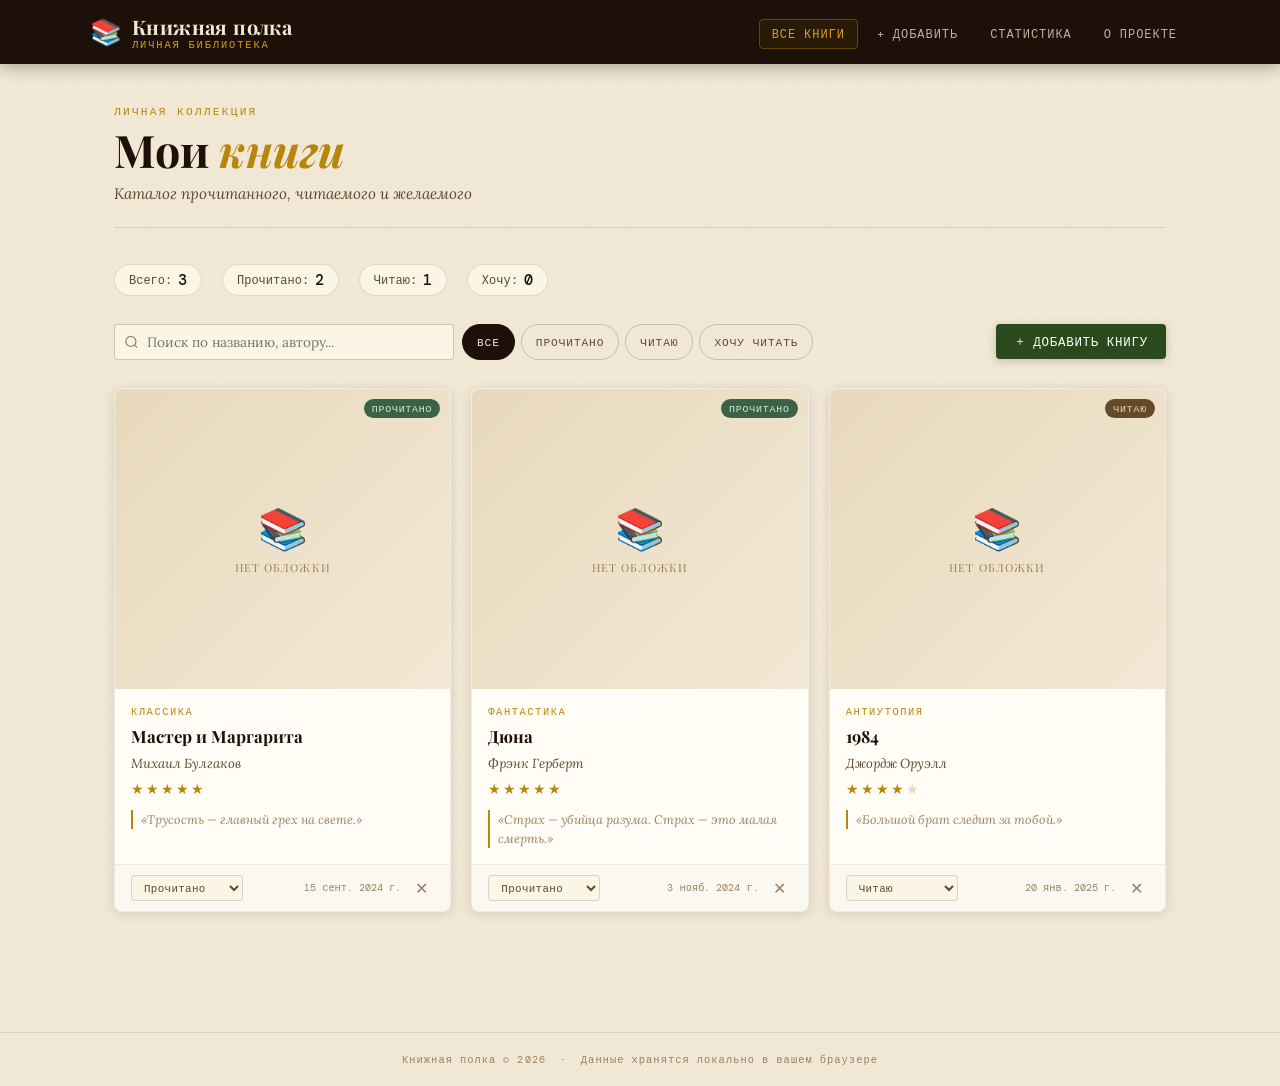
<file: index.html>
<!DOCTYPE html>
<html lang="ru">
<head>
  <meta charset="UTF-8">
  <meta name="viewport" content="width=device-width, initial-scale=1.0">
  <title>Книжная полка — Мои книги</title>
  <link rel="stylesheet" href="css/styles.css">
  <link rel="icon" type="image/png" href="https://cdn-icons-png.flaticon.com/512/2232/2232688.png">
</head>
<body>

  <!-- ==================== ШАПКА ==================== -->
  <header class="site-header">
    <div class="header-inner">
      <a href="index.html" class="site-logo">
        <span class="logo-icon">📚</span>
        <div>
          <span class="logo-text">Книжная полка</span>
          <span class="logo-sub">Личная библиотека</span>
        </div>
      </a>
      <nav>
        <ul class="nav-links">
          <li><a href="index.html" class="active">Все книги</a></li>
          <li><a href="form.html">+ Добавить</a></li>
          <li><a href="stats.html">Статистика</a></li>
          <li><a href="about.html">О проекте</a></li>
        </ul>
      </nav>
    </div>
  </header>

  <!-- ==================== ОСНОВНОЕ ==================== -->
  <main class="page-wrapper">

    <!-- Заголовок страницы -->
    <div class="page-hero">
      <p class="eyebrow">Личная коллекция</p>
      <h1>Мои <em>книги</em></h1>
      <p class="subtitle">Каталог прочитанного, читаемого и желаемого</p>
    </div>

    <!-- Статистика-пиллы -->
    <div class="stats-bar">
      <div class="stat-pill"> Всего: <strong id="countTotal">0</strong></div>
      <div class="stat-pill"> Прочитано: <strong id="countRead">0</strong></div>
      <div class="stat-pill"> Читаю: <strong id="countReading">0</strong></div>
      <div class="stat-pill"> Хочу: <strong id="countWant">0</strong></div>
    </div>

    <!-- Тулбар: поиск + фильтры + кнопка добавить -->
    <div class="toolbar">
      <div class="toolbar-left">
        <!-- Поиск -->
        <div class="search-wrap">
          <svg viewBox="0 0 24 24" fill="none" stroke="currentColor" stroke-width="2">
            <circle cx="11" cy="11" r="8"/><path d="m21 21-4.35-4.35"/>
          </svg>
          <input type="text" id="searchInput" placeholder="Поиск по названию, автору...">
        </div>

        <!-- Фильтры -->
        <div class="filter-tabs">
          <button class="filter-btn active" data-filter="all">Все</button>
          <button class="filter-btn" data-filter="read">Прочитано</button>
          <button class="filter-btn" data-filter="reading">Читаю</button>
          <button class="filter-btn" data-filter="want">Хочу читать</button>
        </div>
      </div>

      <div class="toolbar-right">
        <a href="form.html" class="btn btn-primary">
          <span>＋</span> Добавить книгу
        </a>
      </div>
    </div>

    <!-- Сетка книг -->
    <div class="books-grid" id="booksGrid">
      <!-- Карточки отрисовываются через JS -->
    </div>

  </main>

  <footer class="site-footer">
    Книжная полка &copy; 2026 &nbsp;·&nbsp; Данные хранятся локально в вашем браузере
  </footer>

  <!-- Скрипты (порядок важен) -->
  <script src="js/storage.js"></script>
  <script src="js/utils.js"></script>
  <script src="js/main.js"></script>
</body>
</html>
</file>
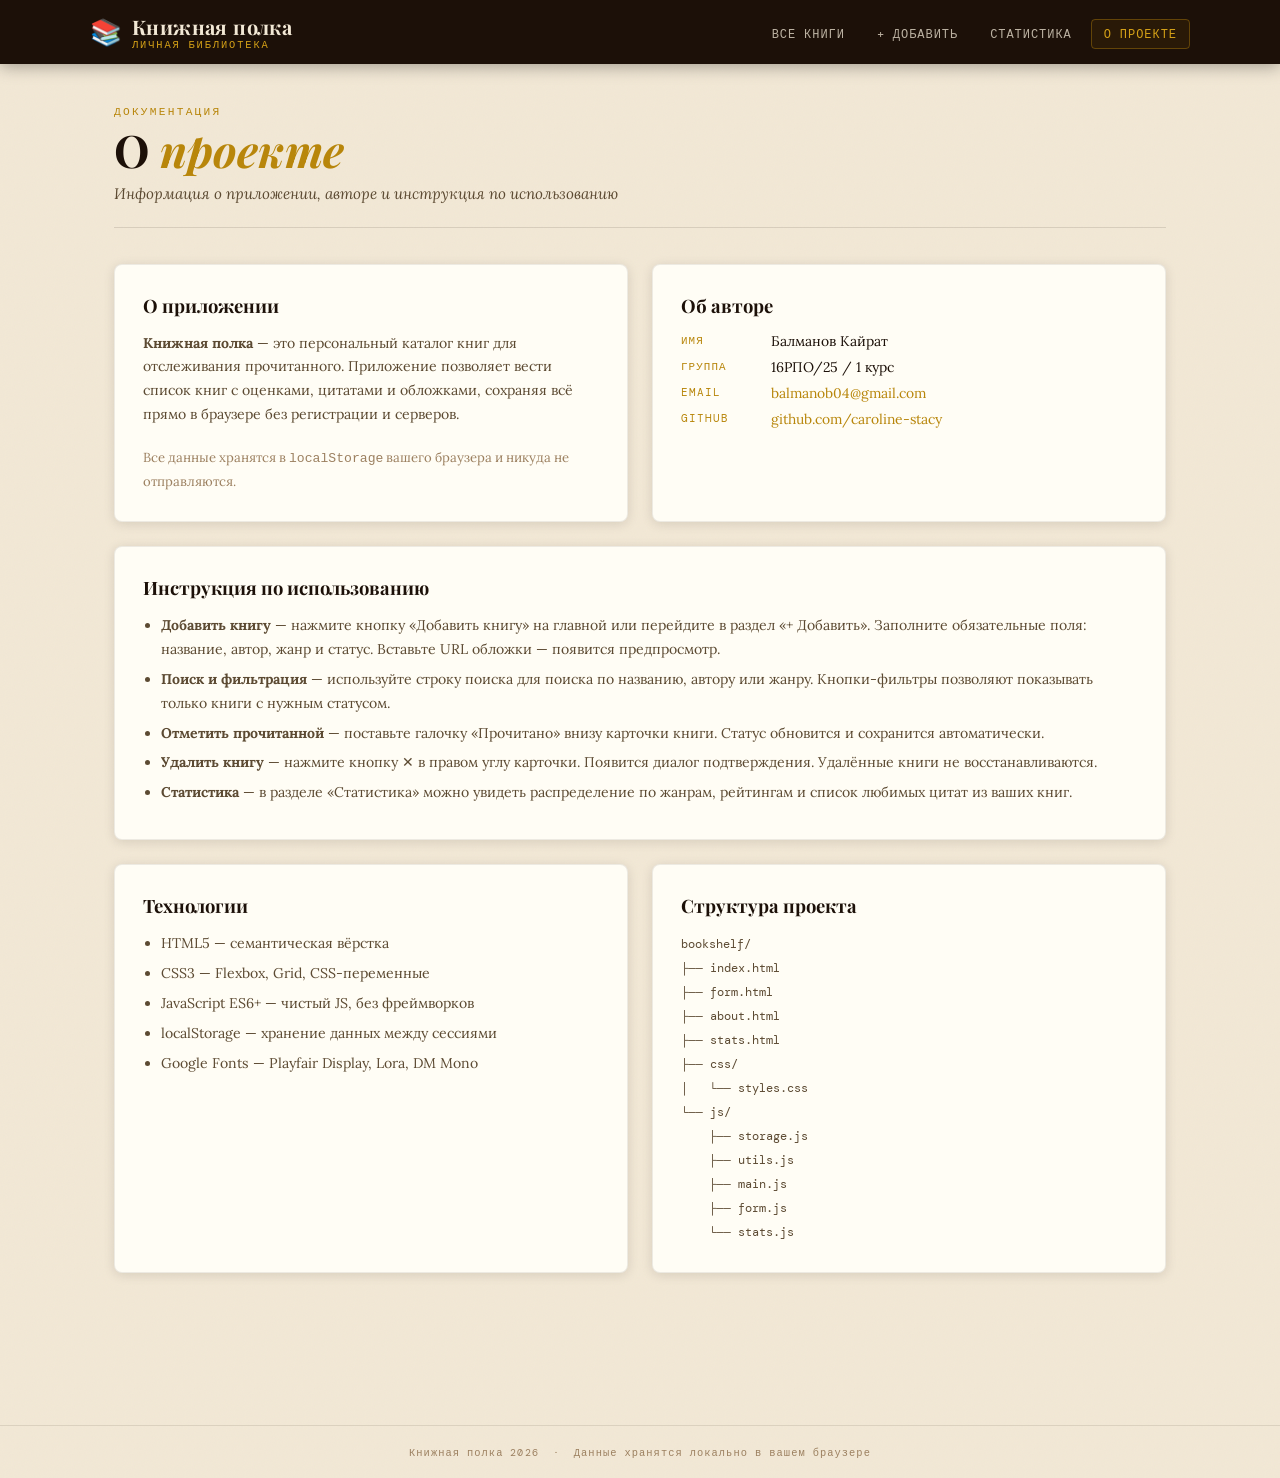
<file: about.html>
<!DOCTYPE html>
<html lang="ru">
<head>
  <meta charset="UTF-8">
  <meta name="viewport" content="width=device-width, initial-scale=1.0">
  <title>Книжная полка — О проекте</title>
  <link rel="stylesheet" href="css/styles.css">
  <link rel="icon" type="image/png" href="https://cdn-icons-png.flaticon.com/512/2232/2232688.png">
</head>
<body>

  <header class="site-header">
    <div class="header-inner">
      <a href="index.html" class="site-logo">
        <span class="logo-icon">📚</span>
        <div>
          <span class="logo-text">Книжная полка</span>
          <span class="logo-sub">Личная библиотека</span>
        </div>
      </a>
      <nav>
        <ul class="nav-links">
          <li><a href="index.html">Все книги</a></li>
          <li><a href="form.html">+ Добавить</a></li>
          <li><a href="stats.html">Статистика</a></li>
          <li><a href="about.html" class="active">О проекте</a></li>
        </ul>
      </nav>
    </div>
  </header>

  <main class="page-wrapper">

    <div class="page-hero">
      <p class="eyebrow">Документация</p>
      <h1>О <em>проекте</em></h1>
      <p class="subtitle">Информация о приложении, авторе и инструкция по использованию</p>
    </div>

    <div class="about-grid">

      <!-- О приложении -->
      <div class="about-card">
        <h3> О приложении</h3>
        <p>
          <strong>Книжная полка</strong> — это персональный каталог книг для отслеживания
          прочитанного. Приложение позволяет вести список книг с оценками, цитатами и
          обложками, сохраняя всё прямо в браузере без регистрации и серверов.
        </p>
        <br>
        <p style="font-size:0.82rem;color:var(--ink-light);">
          Все данные хранятся в <code>localStorage</code> вашего браузера и никуда не
          отправляются.
        </p>
      </div>

      <!-- Об авторе -->
      <div class="about-card">
        <h3> Об авторе</h3>
        <div class="info-row">
          <span class="info-label">Имя</span>
          <span>Балманов Кайрат</span>
        </div>
        <div class="info-row">
          <span class="info-label">Группа</span>
          <span>16РПО/25 / 1 курс</span>
        </div>
        <div class="info-row">
          <span class="info-label">Email</span>
          <span><a href="mailto:balmanob04@gmail.com">balmanob04@gmail.com</a></span>
        </div>
        <div class="info-row">
          <span class="info-label">GitHub</span>
          <span><a href="https://github.com/caroline-stacy" target="_blank">github.com/caroline-stacy</a></span>
        </div>
      </div>

      <!-- Инструкция -->
      <div class="about-card about-full">
        <h3> Инструкция по использованию</h3>
        <ul>
          <li>
            <strong>Добавить книгу</strong> — нажмите кнопку «Добавить книгу» на главной
            или перейдите в раздел «+ Добавить». Заполните обязательные поля: название,
            автор, жанр и статус. Вставьте URL обложки — появится предпросмотр.
          </li>
          <li>
            <strong>Поиск и фильтрация</strong> — используйте строку поиска для поиска по
            названию, автору или жанру. Кнопки-фильтры позволяют показывать только книги
            с нужным статусом.
          </li>
          <li>
            <strong>Отметить прочитанной</strong> — поставьте галочку «Прочитано» внизу
            карточки книги. Статус обновится и сохранится автоматически.
          </li>
          <li>
            <strong>Удалить книгу</strong> — нажмите кнопку ✕ в правом углу карточки.
            Появится диалог подтверждения. Удалённые книги не восстанавливаются.
          </li>
          <li>
            <strong>Статистика</strong> — в разделе «Статистика» можно увидеть распределение
            по жанрам, рейтингам и список любимых цитат из ваших книг.
          </li>
        </ul>
      </div>

      <!-- Технологии -->
      <div class="about-card">
        <h3> Технологии</h3>
        <ul>
          <li>HTML5 — семантическая вёрстка</li>
          <li>CSS3 — Flexbox, Grid, CSS-переменные</li>
          <li>JavaScript ES6+ — чистый JS, без фреймворков</li>
          <li>localStorage — хранение данных между сессиями</li>
          <li>Google Fonts — Playfair Display, Lora, DM Mono</li>
        </ul>
      </div>

      <!-- Структура -->
      <div class="about-card">
        <h3> Структура проекта</h3>
        <p style="font-family:'DM Mono',monospace;font-size:0.75rem;line-height:2;color:var(--ink-muted);">
          bookshelf/<br>
          ├── index.html<br>
          ├── form.html<br>
          ├── about.html<br>
          ├── stats.html<br>
          ├── css/<br>
          │&nbsp;&nbsp;&nbsp;└── styles.css<br>
          └── js/<br>
          &nbsp;&nbsp;&nbsp;&nbsp;├── storage.js<br>
          &nbsp;&nbsp;&nbsp;&nbsp;├── utils.js<br>
          &nbsp;&nbsp;&nbsp;&nbsp;├── main.js<br>
          &nbsp;&nbsp;&nbsp;&nbsp;├── form.js<br>
          &nbsp;&nbsp;&nbsp;&nbsp;└── stats.js
        </p>
      </div>

    </div>
  </main>

  <footer class="site-footer">
    Книжная полка 2026 &nbsp;·&nbsp; Данные хранятся локально в вашем браузере
  </footer>

</body>
</html>
</file>
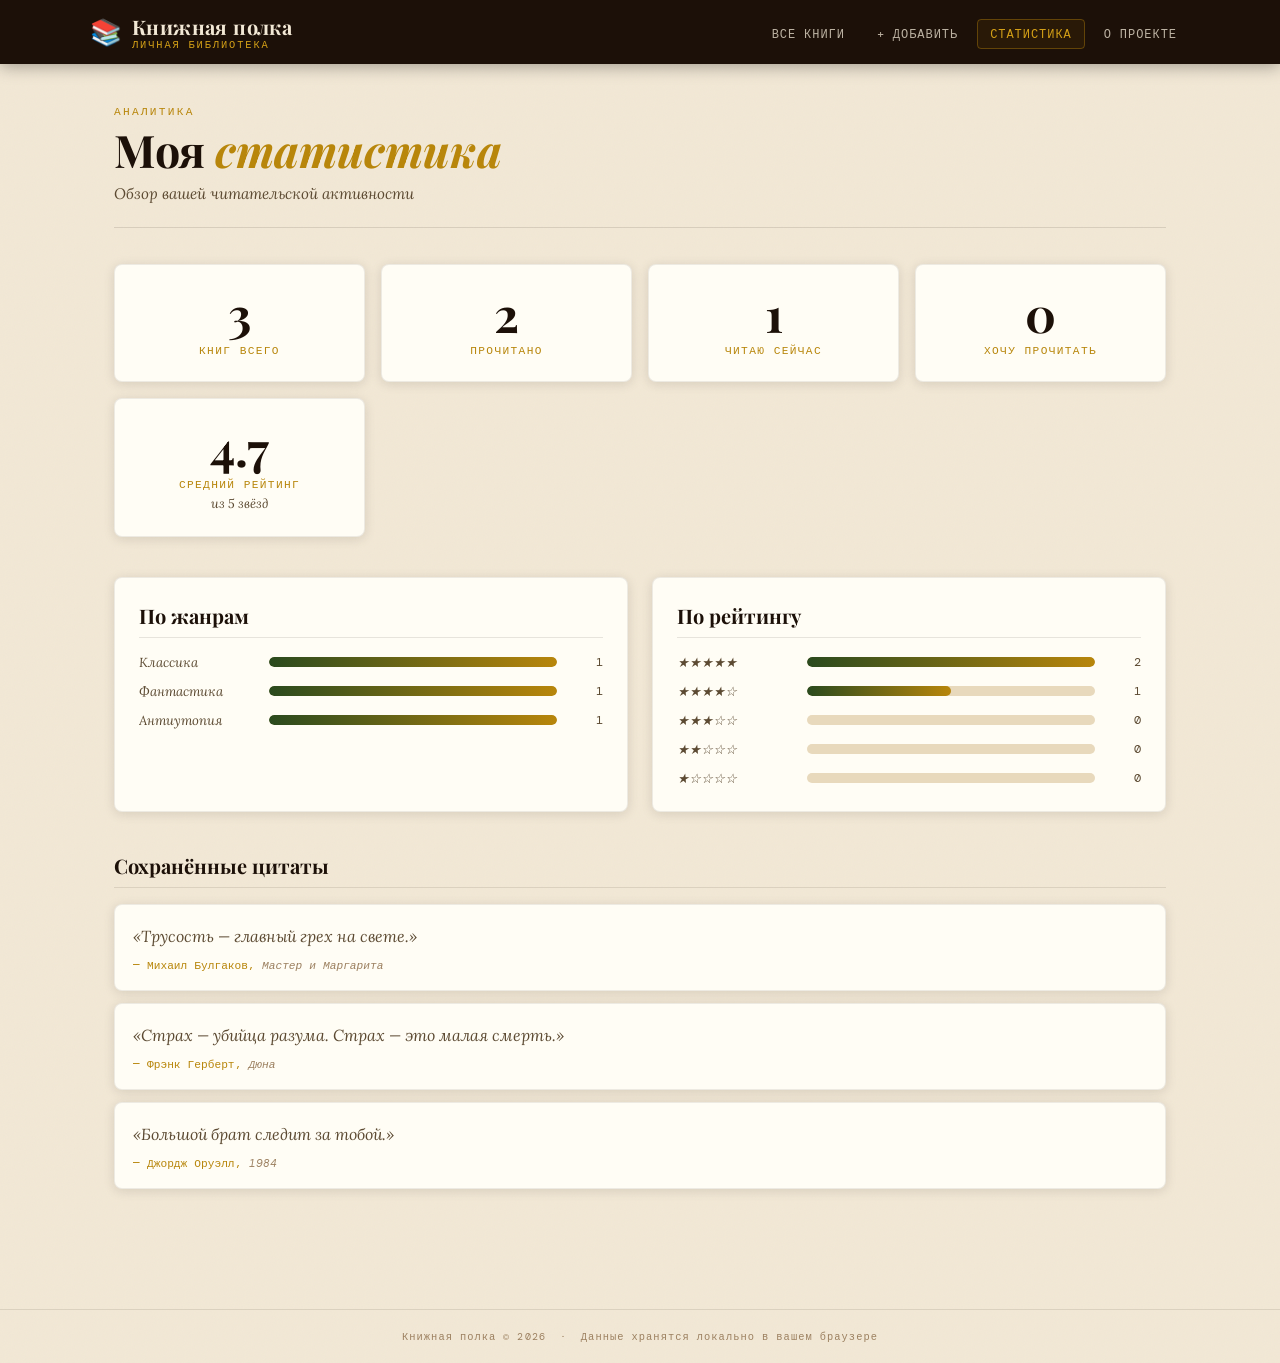
<file: stats.html>
<!DOCTYPE html>
<html lang="ru">
<head>
  <meta charset="UTF-8">
  <meta name="viewport" content="width=device-width, initial-scale=1.0">
  <title>Книжная полка — Статистика</title>
  <link rel="stylesheet" href="css/styles.css">
  <link rel="icon" type="image/png" href="https://cdn-icons-png.flaticon.com/512/2232/2232688.png">
</head>
<body>

  <header class="site-header">
    <div class="header-inner">
      <a href="index.html" class="site-logo">
        <span class="logo-icon">📚</span>
        <div>
          <span class="logo-text">Книжная полка</span>
          <span class="logo-sub">Личная библиотека</span>
        </div>
      </a>
      <nav>
        <ul class="nav-links">
          <li><a href="index.html">Все книги</a></li>
          <li><a href="form.html">+ Добавить</a></li>
          <li><a href="stats.html" class="active">Статистика</a></li>
          <li><a href="about.html">О проекте</a></li>
        </ul>
      </nav>
    </div>
  </header>

  <main class="page-wrapper">

    <div class="page-hero">
      <p class="eyebrow">Аналитика</p>
      <h1>Моя <em>статистика</em></h1>
      <p class="subtitle">Обзор вашей читательской активности</p>
    </div>

    <!-- Счётчики-карточки -->
    <div class="stats-grid" style="margin-bottom:40px;">
      <div class="stat-card">
        <div class="big-number" id="statTotal">—</div>
        <div class="stat-label">Книг всего</div>
      </div>
      <div class="stat-card">
        <div class="big-number" id="statRead">—</div>
        <div class="stat-label">Прочитано</div>
      </div>
      <div class="stat-card">
        <div class="big-number" id="statReading">—</div>
        <div class="stat-label">Читаю сейчас</div>
      </div>
      <div class="stat-card">
        <div class="big-number" id="statWant">—</div>
        <div class="stat-label">Хочу прочитать</div>
      </div>
      <div class="stat-card">
        <div class="big-number" id="statAvgRating">—</div>
        <div class="stat-label">Средний рейтинг</div>
        <div class="stat-sub">из 5 звёзд</div>
      </div>
    </div>

    <!-- Диаграммы -->
    <div style="display:grid;grid-template-columns:1fr 1fr;gap:24px;margin-bottom:40px;">

      <div style="background:var(--card-bg);border:1px solid rgba(28,16,8,0.08);border-radius:var(--radius-lg);padding:24px;box-shadow:var(--shadow);">
        <h3 class="section-title"> По жанрам</h3>
        <div class="bar-chart" id="genreChart">
          <p style="color:var(--ink-light);font-style:italic;">Загрузка...</p>
        </div>
      </div>

      <div style="background:var(--card-bg);border:1px solid rgba(28,16,8,0.08);border-radius:var(--radius-lg);padding:24px;box-shadow:var(--shadow);">
        <h3 class="section-title"> По рейтингу</h3>
        <div class="bar-chart" id="ratingChart">
          <p style="color:var(--ink-light);font-style:italic;">Загрузка...</p>
        </div>
      </div>

    </div>

    <!-- Цитаты -->
    <div>
      <h3 class="section-title"> Сохранённые цитаты</h3>
      <div style="display:flex;flex-direction:column;gap:12px;" id="topQuotes">
        <p style="color:var(--ink-light);font-style:italic;">Загрузка...</p>
      </div>
    </div>

  </main>

  <footer class="site-footer">
    Книжная полка &copy; 2026 &nbsp;·&nbsp; Данные хранятся локально в вашем браузере
  </footer>

  <script src="js/storage.js"></script>
  <script src="js/utils.js"></script>
  <script src="js/stats.js"></script>
</body>
</html>
</file>
<file: css/styles.css>
/* ============================================
   Книжная полка — Global Styles
   Aesthetic: Vintage Library / Editorial
   ============================================ */

@import url('https://fonts.googleapis.com/css2?family=Playfair+Display:ital,wght@0,400;0,600;0,700;1,400;1,600&family=Lora:ital,wght@0,400;0,500;1,400&family=DM+Mono:wght@400;500&display=swap');

/* ---- CSS Variables ---- */
:root {
  --bg:        #F2E8D5;
  --bg-dark:   #E8D9BC;
  --parchment: #FBF5E6;
  --card-bg:   #FFFDF5;
  --header-bg: #1C1008;
  --header-fg: #F2E8D5;
  --ink:       #1C1008;
  --ink-muted: #5C4A32;
  --ink-light: #9C8060;
  --gold:      #B8860B;
  --gold-lt:   #D4A017;
  --green:     #2A4A1E;
  --green-lt:  #3D6B2C;
  --red:       #8B1A1A;
  --tag-want:  #4A3070;
  --tag-read:  #1E4A30;
  --tag-reading: #4A3010;
  --shadow:    0 2px 12px rgba(28,16,8,0.12);
  --shadow-lg: 0 6px 28px rgba(28,16,8,0.18);
  --radius:    4px;
  --radius-lg: 8px;
  --transition: 0.22s ease;
}

/* ---- Reset & Base ---- */
*, *::before, *::after { box-sizing: border-box; margin: 0; padding: 0; }

html { scroll-behavior: smooth; }

body {
  font-family: 'Lora', Georgia, serif;
  background-color: var(--bg);
  color: var(--ink);
  min-height: 100vh;
  background-image:
    url("data:image/svg+xml,%3Csvg width='60' height='60' xmlns='http://www.w3.org/2000/svg'%3E%3Cfilter id='n'%3E%3CfeTurbulence type='fractalNoise' baseFrequency='0.9' numOctaves='4' stitchTiles='stitch'/%3E%3C/filter%3E%3Crect width='60' height='60' filter='url(%23n)' opacity='0.03'/%3E%3C/svg%3E");
}

a { color: var(--gold); text-decoration: none; transition: color var(--transition); }
a:hover { color: var(--gold-lt); }
img { max-width: 100%; display: block; }
button { cursor: pointer; font-family: inherit; }
input, select, textarea { font-family: 'Lora', serif; }

/* ---- Header / Nav ---- */
.site-header {
  background: var(--header-bg);
  color: var(--header-fg);
  padding: 0 24px;
  position: sticky;
  top: 0;
  z-index: 100;
  box-shadow: 0 2px 16px rgba(0,0,0,0.35);
}

.header-inner {
  max-width: 1100px;
  margin: 0 auto;
  display: flex;
  align-items: center;
  justify-content: space-between;
  height: 64px;
  gap: 16px;
}

.site-logo {
  display: flex;
  align-items: center;
  gap: 10px;
  text-decoration: none;
  color: var(--header-fg);
}

.logo-icon { font-size: 1.6rem; line-height: 1; }

.logo-text {
  font-family: 'Playfair Display', serif;
  font-size: 1.25rem;
  font-weight: 700;
  letter-spacing: 0.02em;
  white-space: nowrap;
}

.logo-sub {
  font-size: 0.65rem;
  color: var(--gold-lt);
  letter-spacing: 0.18em;
  text-transform: uppercase;
  font-family: 'DM Mono', monospace;
  display: block;
  margin-top: -2px;
}

.nav-links {
  display: flex;
  align-items: center;
  gap: 6px;
  list-style: none;
}

.nav-links a {
  color: rgba(242,232,213,0.75);
  text-decoration: none;
  font-family: 'DM Mono', monospace;
  font-size: 0.75rem;
  letter-spacing: 0.08em;
  text-transform: uppercase;
  padding: 6px 12px;
  border-radius: var(--radius);
  transition: all var(--transition);
  border: 1px solid transparent;
}

.nav-links a:hover,
.nav-links a.active {
  color: var(--gold-lt);
  border-color: rgba(184,134,11,0.4);
  background: rgba(184,134,11,0.08);
}

/* ---- Page Layout ---- */
.page-wrapper {
  max-width: 1100px;
  margin: 0 auto;
  padding: 40px 24px 80px;
}

/* ---- Page Header ---- */
.page-hero {
  margin-bottom: 36px;
  border-bottom: 1px solid rgba(28,16,8,0.12);
  padding-bottom: 24px;
}

.page-hero .eyebrow {
  font-family: 'DM Mono', monospace;
  font-size: 0.7rem;
  letter-spacing: 0.2em;
  text-transform: uppercase;
  color: var(--gold);
  margin-bottom: 6px;
}

.page-hero h1 {
  font-family: 'Playfair Display', serif;
  font-size: clamp(1.8rem, 4vw, 2.8rem);
  font-weight: 700;
  line-height: 1.15;
  color: var(--ink);
}

.page-hero h1 em {
  font-style: italic;
  color: var(--gold);
}

.page-hero .subtitle {
  margin-top: 8px;
  font-size: 0.95rem;
  color: var(--ink-muted);
  font-style: italic;
}

/* ---- Toolbar ---- */
.toolbar {
  display: flex;
  align-items: center;
  gap: 12px;
  flex-wrap: wrap;
  margin-bottom: 28px;
}

.toolbar-left { display: flex; gap: 8px; flex-wrap: wrap; flex: 1; }
.toolbar-right { display: flex; gap: 8px; align-items: center; }

/* ---- Search ---- */
.search-wrap {
  position: relative;
  flex: 1;
  min-width: 180px;
  max-width: 340px;
}

.search-wrap svg {
  position: absolute;
  left: 10px;
  top: 50%;
  transform: translateY(-50%);
  color: var(--ink-light);
  width: 15px;
  height: 15px;
}

#searchInput {
  width: 100%;
  padding: 8px 10px 8px 32px;
  border: 1.5px solid rgba(28,16,8,0.2);
  border-radius: var(--radius);
  background: var(--parchment);
  font-size: 0.85rem;
  color: var(--ink);
  transition: border-color var(--transition);
}

#searchInput:focus {
  outline: none;
  border-color: var(--gold);
}

/* ---- Filter Tabs ---- */
.filter-tabs {
  display: flex;
  gap: 6px;
  flex-wrap: wrap;
}

.filter-btn {
  font-family: 'DM Mono', monospace;
  font-size: 0.7rem;
  letter-spacing: 0.08em;
  text-transform: uppercase;
  padding: 6px 14px;
  border: 1.5px solid rgba(28,16,8,0.2);
  border-radius: 20px;
  background: transparent;
  color: var(--ink-muted);
  transition: all var(--transition);
}

.filter-btn:hover { border-color: var(--gold); color: var(--gold); }

.filter-btn.active {
  background: var(--ink);
  color: var(--header-fg);
  border-color: var(--ink);
}

/* ---- Stats Bar ---- */
.stats-bar {
  display: flex;
  gap: 20px;
  margin-bottom: 28px;
  flex-wrap: wrap;
}

.stat-pill {
  display: flex;
  align-items: center;
  gap: 6px;
  background: var(--parchment);
  border: 1px solid rgba(28,16,8,0.12);
  border-radius: 20px;
  padding: 5px 14px;
  font-family: 'DM Mono', monospace;
  font-size: 0.75rem;
  color: var(--ink-muted);
}

.stat-pill strong {
  font-size: 0.95rem;
  color: var(--ink);
  font-weight: 500;
}

/* ---- Buttons ---- */
.btn {
  display: inline-flex;
  align-items: center;
  gap: 6px;
  padding: 9px 18px;
  border-radius: var(--radius);
  font-family: 'DM Mono', monospace;
  font-size: 0.78rem;
  letter-spacing: 0.06em;
  font-weight: 500;
  border: none;
  transition: all var(--transition);
  text-transform: uppercase;
  text-decoration: none;
}

.btn-primary {
  background: var(--green);
  color: #fff;
  box-shadow: 0 2px 8px rgba(42,74,30,0.25);
}

.btn-primary:hover {
  background: var(--green-lt);
  transform: translateY(-1px);
  box-shadow: 0 4px 14px rgba(42,74,30,0.3);
  color: #fff;
}

.btn-secondary {
  background: transparent;
  color: var(--ink-muted);
  border: 1.5px solid rgba(28,16,8,0.2);
}

.btn-secondary:hover {
  border-color: var(--ink-muted);
  color: var(--ink);
}

.btn-ghost {
  background: transparent;
  color: var(--ink-light);
  padding: 6px 10px;
}

.btn-ghost:hover { color: var(--red); }

.btn-danger {
  background: transparent;
  color: var(--red);
  border: 1.5px solid rgba(139,26,26,0.3);
}

.btn-danger:hover {
  background: var(--red);
  color: #fff;
}

/* ---- Book Grid ---- */
.books-grid {
  display: grid;
  grid-template-columns: repeat(auto-fill, minmax(280px, 1fr));
  gap: 20px;
}

/* ---- Book Card ---- */
.book-card {
  background: var(--card-bg);
  border-radius: var(--radius-lg);
  box-shadow: var(--shadow);
  overflow: hidden;
  display: flex;
  flex-direction: column;
  transition: transform var(--transition), box-shadow var(--transition);
  border: 1px solid rgba(28,16,8,0.07);
  animation: cardIn 0.3s ease both;
}

@keyframes cardIn {
  from { opacity: 0; transform: translateY(10px); }
  to   { opacity: 1; transform: translateY(0); }
}

.book-card:hover {
  transform: translateY(-3px);
  box-shadow: var(--shadow-lg);
}

/* Cover */
.book-cover {
  width: 100%;
  height: 300px;
  object-fit: cover;
  background: var(--bg-dark);
  position: relative;
  overflow: hidden;
}

.book-cover img {
  width: 100%;
  height: 100%;
  object-fit: cover;
  transition: transform 0.4s ease;
}

.book-card:hover .book-cover img { transform: scale(1.04); }

.cover-placeholder {
  width: 100%;
  height: 100%;
  display: flex;
  flex-direction: column;
  align-items: center;
  justify-content: center;
  background: linear-gradient(135deg, var(--bg-dark) 0%, var(--bg) 100%);
  color: var(--ink-light);
  font-size: 2.5rem;
  gap: 6px;
}

.cover-placeholder span {
  font-family: 'Playfair Display', serif;
  font-size: 0.7rem;
  letter-spacing: 0.1em;
  text-transform: uppercase;
}

/* Status badge */
.status-badge {
  position: absolute;
  top: 10px;
  right: 10px;
  padding: 3px 8px;
  border-radius: 10px;
  font-family: 'DM Mono', monospace;
  font-size: 0.62rem;
  letter-spacing: 0.08em;
  text-transform: uppercase;
  font-weight: 500;
  backdrop-filter: blur(4px);
}

.status-badge.read    { background: rgba(30,74,48,0.85); color: #c8f0d8; }
.status-badge.reading { background: rgba(74,48,16,0.85); color: #f0d8a0; }
.status-badge.want    { background: rgba(74,48,112,0.85); color: #d4c8f0; }

/* Body */
.card-body {
  padding: 16px;
  display: flex;
  flex-direction: column;
  gap: 8px;
  flex: 1;
}

.card-genre {
  font-family: 'DM Mono', monospace;
  font-size: 0.65rem;
  letter-spacing: 0.15em;
  text-transform: uppercase;
  color: var(--gold);
}

.card-title {
  font-family: 'Playfair Display', serif;
  font-size: 1.05rem;
  font-weight: 700;
  line-height: 1.3;
  color: var(--ink);
}

.card-author {
  font-size: 0.82rem;
  color: var(--ink-muted);
  font-style: italic;
}

.card-rating {
  display: flex;
  gap: 2px;
  font-size: 0.85rem;
}

.star { color: var(--bg-dark); }
.star.filled { color: var(--gold); }

.card-quote {
  font-size: 0.78rem;
  color: var(--ink-light);
  font-style: italic;
  line-height: 1.5;
  border-left: 2px solid var(--gold);
  padding-left: 8px;
  margin-top: 4px;
}

/* Footer */
.card-footer {
  padding: 10px 16px;
  display: flex;
  align-items: center;
  justify-content: space-between;
  border-top: 1px solid rgba(28,16,8,0.07);
  background: rgba(28,16,8,0.02);
}

/* Status select in card footer */
.card-status-select {
  font-family: 'DM Mono', monospace;
  font-size: 0.68rem;
  letter-spacing: 0.03em;
  padding: 4px 6px 4px 8px;
  border: 1.5px solid rgba(28,16,8,0.15);
  border-radius: var(--radius);
  background: var(--parchment);
  color: var(--ink-muted);
  cursor: pointer;
  transition: border-color var(--transition), color var(--transition);
  max-width: 148px;
  /* override global select padding */
  width: auto;
  box-shadow: none;
}

.card-status-select:hover {
  border-color: var(--gold);
  color: var(--ink);
}

.card-status-select:focus {
  outline: none;
  border-color: var(--gold);
  box-shadow: 0 0 0 2px rgba(184,134,11,0.12);
}

.card-date {
  font-family: 'DM Mono', monospace;
  font-size: 0.65rem;
  color: var(--ink-light);
}

/* Delete button */
.btn-delete {
  background: none;
  border: none;
  color: var(--ink-light);
  font-size: 1rem;
  padding: 4px 6px;
  border-radius: var(--radius);
  line-height: 1;
  transition: all var(--transition);
}

.btn-delete:hover { color: var(--red); background: rgba(139,26,26,0.08); }

/* ---- Empty State ---- */
.empty-state {
  grid-column: 1 / -1;
  text-align: center;
  padding: 60px 20px;
  color: var(--ink-light);
}

.empty-state .empty-icon { font-size: 4rem; margin-bottom: 16px; }

.empty-state h3 {
  font-family: 'Playfair Display', serif;
  font-size: 1.3rem;
  color: var(--ink-muted);
  margin-bottom: 8px;
}

.empty-state p { font-size: 0.9rem; font-style: italic; }

/* ---- Form Page ---- */
.form-container {
  max-width: 640px;
  margin: 0 auto;
  background: var(--card-bg);
  border-radius: var(--radius-lg);
  box-shadow: var(--shadow);
  border: 1px solid rgba(28,16,8,0.08);
  overflow: hidden;
}

.form-header {
  background: var(--header-bg);
  padding: 24px 32px;
  color: var(--header-fg);
}

.form-header h2 {
  font-family: 'Playfair Display', serif;
  font-size: 1.5rem;
  font-weight: 700;
}

.form-header p {
  font-size: 0.82rem;
  color: rgba(242,232,213,0.6);
  margin-top: 4px;
  font-style: italic;
}

.form-body { padding: 32px; display: flex; flex-direction: column; gap: 22px; }

.field-group {
  display: flex;
  flex-direction: column;
  gap: 6px;
}

.field-row {
  display: grid;
  grid-template-columns: 1fr 1fr;
  gap: 16px;
}

label {
  font-family: 'DM Mono', monospace;
  font-size: 0.7rem;
  letter-spacing: 0.12em;
  text-transform: uppercase;
  color: var(--ink-muted);
}

label .required { color: var(--gold); margin-left: 2px; }

input[type="text"],
input[type="url"],
input[type="number"],
select,
textarea {
  padding: 10px 13px;
  border: 1.5px solid rgba(28,16,8,0.2);
  border-radius: var(--radius);
  background: var(--parchment);
  font-size: 0.88rem;
  color: var(--ink);
  transition: border-color var(--transition), box-shadow var(--transition);
  width: 100%;
}

input:focus, select:focus, textarea:focus {
  outline: none;
  border-color: var(--gold);
  box-shadow: 0 0 0 3px rgba(184,134,11,0.12);
}

input.error, select.error, textarea.error {
  border-color: var(--red);
  box-shadow: 0 0 0 3px rgba(139,26,26,0.1);
}

textarea { min-height: 90px; resize: vertical; line-height: 1.6; }

/* Star rating input */
.star-input { display: flex; gap: 6px; }

.star-input label {
  font-size: 1.4rem;
  cursor: pointer;
  color: var(--bg-dark);
  transition: color var(--transition);
  text-transform: none;
  letter-spacing: 0;
  user-select: none;
}

.star-input input[type="radio"] { display: none; }

/* Cover preview */
.cover-preview {
  display: none;
  margin-top: 8px;
  width: 80px;
  height: 110px;
  object-fit: cover;
  border-radius: var(--radius);
  border: 2px solid var(--gold);
  box-shadow: var(--shadow);
}

.cover-preview.visible { display: block; }

/* Form actions */
.form-actions {
  display: flex;
  gap: 12px;
  justify-content: flex-end;
  padding: 20px 32px 28px;
  border-top: 1px solid rgba(28,16,8,0.08);
}

/* ---- About Page ---- */
.about-grid {
  display: grid;
  grid-template-columns: 1fr 1fr;
  gap: 24px;
  margin-bottom: 32px;
}

.about-card {
  background: var(--card-bg);
  border: 1px solid rgba(28,16,8,0.08);
  border-radius: var(--radius-lg);
  padding: 28px;
  box-shadow: var(--shadow);
}

.about-card h3 {
  font-family: 'Playfair Display', serif;
  font-size: 1.15rem;
  margin-bottom: 14px;
  color: var(--ink);
  display: flex;
  align-items: center;
  gap: 8px;
}

.about-card p, .about-card li {
  font-size: 0.88rem;
  color: var(--ink-muted);
  line-height: 1.7;
}

.about-card ul { padding-left: 18px; }
.about-card li { margin-bottom: 6px; }

.about-card .info-row {
  display: flex;
  gap: 10px;
  margin-bottom: 8px;
  font-size: 0.87rem;
}

.info-label {
  font-family: 'DM Mono', monospace;
  font-size: 0.68rem;
  letter-spacing: 0.1em;
  text-transform: uppercase;
  color: var(--gold);
  min-width: 80px;
  padding-top: 1px;
}

.about-full { grid-column: 1 / -1; }

/* ---- Stats Page ---- */
.stats-grid {
  display: grid;
  grid-template-columns: repeat(auto-fill, minmax(220px, 1fr));
  gap: 16px;
  margin-bottom: 32px;
}

.stat-card {
  background: var(--card-bg);
  border: 1px solid rgba(28,16,8,0.08);
  border-radius: var(--radius-lg);
  padding: 24px;
  box-shadow: var(--shadow);
  text-align: center;
}

.stat-card .big-number {
  font-family: 'Playfair Display', serif;
  font-size: 3rem;
  font-weight: 700;
  color: var(--ink);
  line-height: 1;
  margin-bottom: 6px;
}

.stat-card .stat-label {
  font-family: 'DM Mono', monospace;
  font-size: 0.7rem;
  letter-spacing: 0.12em;
  text-transform: uppercase;
  color: var(--gold);
}

.stat-card .stat-sub {
  font-size: 0.8rem;
  color: var(--ink-muted);
  margin-top: 4px;
  font-style: italic;
}

.bar-chart { display: flex; flex-direction: column; gap: 12px; }

.bar-row {
  display: grid;
  grid-template-columns: 120px 1fr 36px;
  align-items: center;
  gap: 10px;
  font-size: 0.82rem;
}

.bar-label { color: var(--ink-muted); font-style: italic; white-space: nowrap; overflow: hidden; text-overflow: ellipsis; }

.bar-track {
  height: 10px;
  background: var(--bg-dark);
  border-radius: 5px;
  overflow: hidden;
}

.bar-fill {
  height: 100%;
  background: linear-gradient(90deg, var(--green), var(--gold));
  border-radius: 5px;
  transition: width 0.6s ease;
}

.bar-count {
  font-family: 'DM Mono', monospace;
  font-size: 0.72rem;
  color: var(--ink-muted);
  text-align: right;
}

.section-title {
  font-family: 'Playfair Display', serif;
  font-size: 1.25rem;
  color: var(--ink);
  margin-bottom: 16px;
  padding-bottom: 8px;
  border-bottom: 1px solid rgba(28,16,8,0.1);
}

/* ---- Footer ---- */
.site-footer {
  text-align: center;
  padding: 20px;
  font-family: 'DM Mono', monospace;
  font-size: 0.65rem;
  letter-spacing: 0.1em;
  color: var(--ink-light);
  border-top: 1px solid rgba(28,16,8,0.1);
  margin-top: 40px;
}

/* ---- Responsive ---- */
@media (max-width: 680px) {
  .header-inner { height: auto; padding: 12px 0; flex-direction: column; align-items: flex-start; gap: 8px; }
  .nav-links { flex-wrap: wrap; gap: 4px; }
  .nav-links a { padding: 5px 9px; font-size: 0.68rem; }
  .books-grid { grid-template-columns: 1fr 1fr; }
  .about-grid { grid-template-columns: 1fr; }
  .field-row { grid-template-columns: 1fr; }
  .form-body { padding: 20px; }
  .form-actions { padding: 16px 20px 20px; }
  .stats-grid { grid-template-columns: 1fr 1fr; }
}

@media (max-width: 420px) {
  .books-grid { grid-template-columns: 1fr; }
  .stats-grid { grid-template-columns: 1fr; }
  .toolbar { flex-direction: column; align-items: stretch; }
  .search-wrap { max-width: 100%; }
}
</file>
